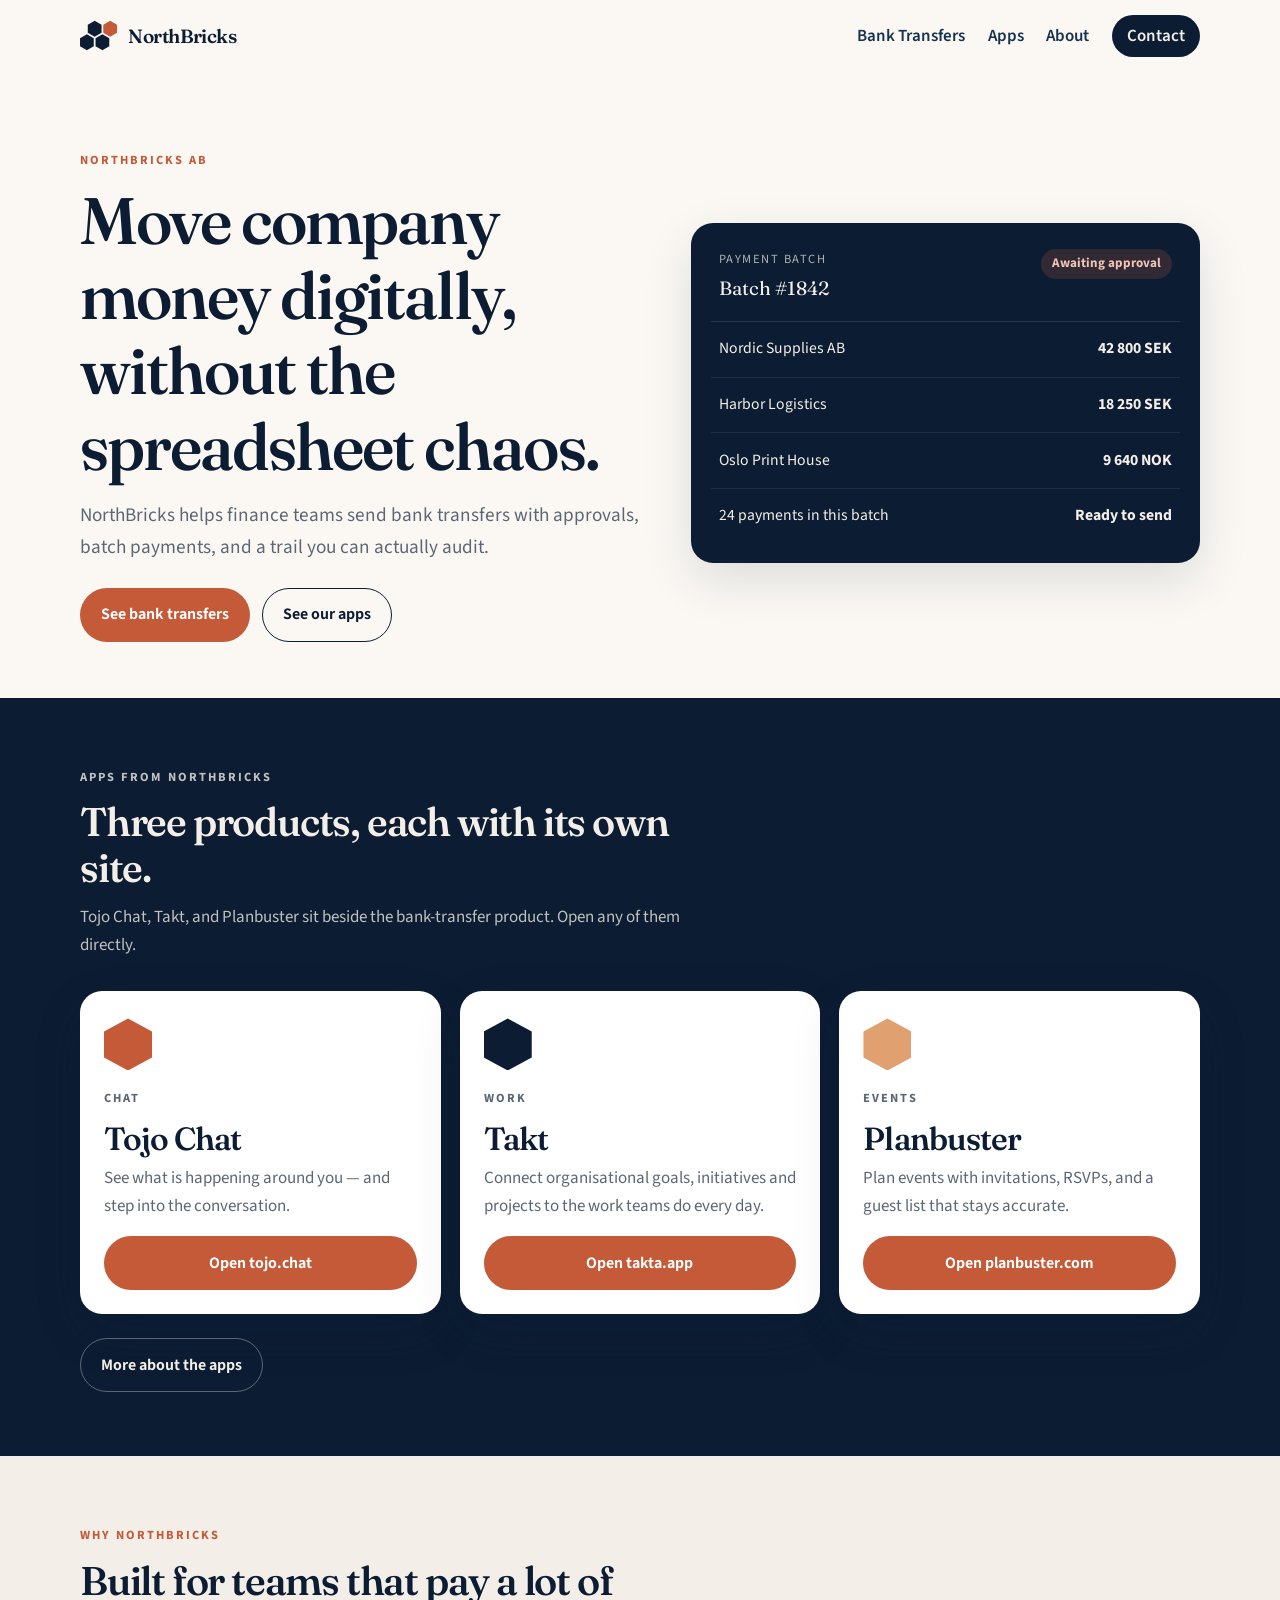
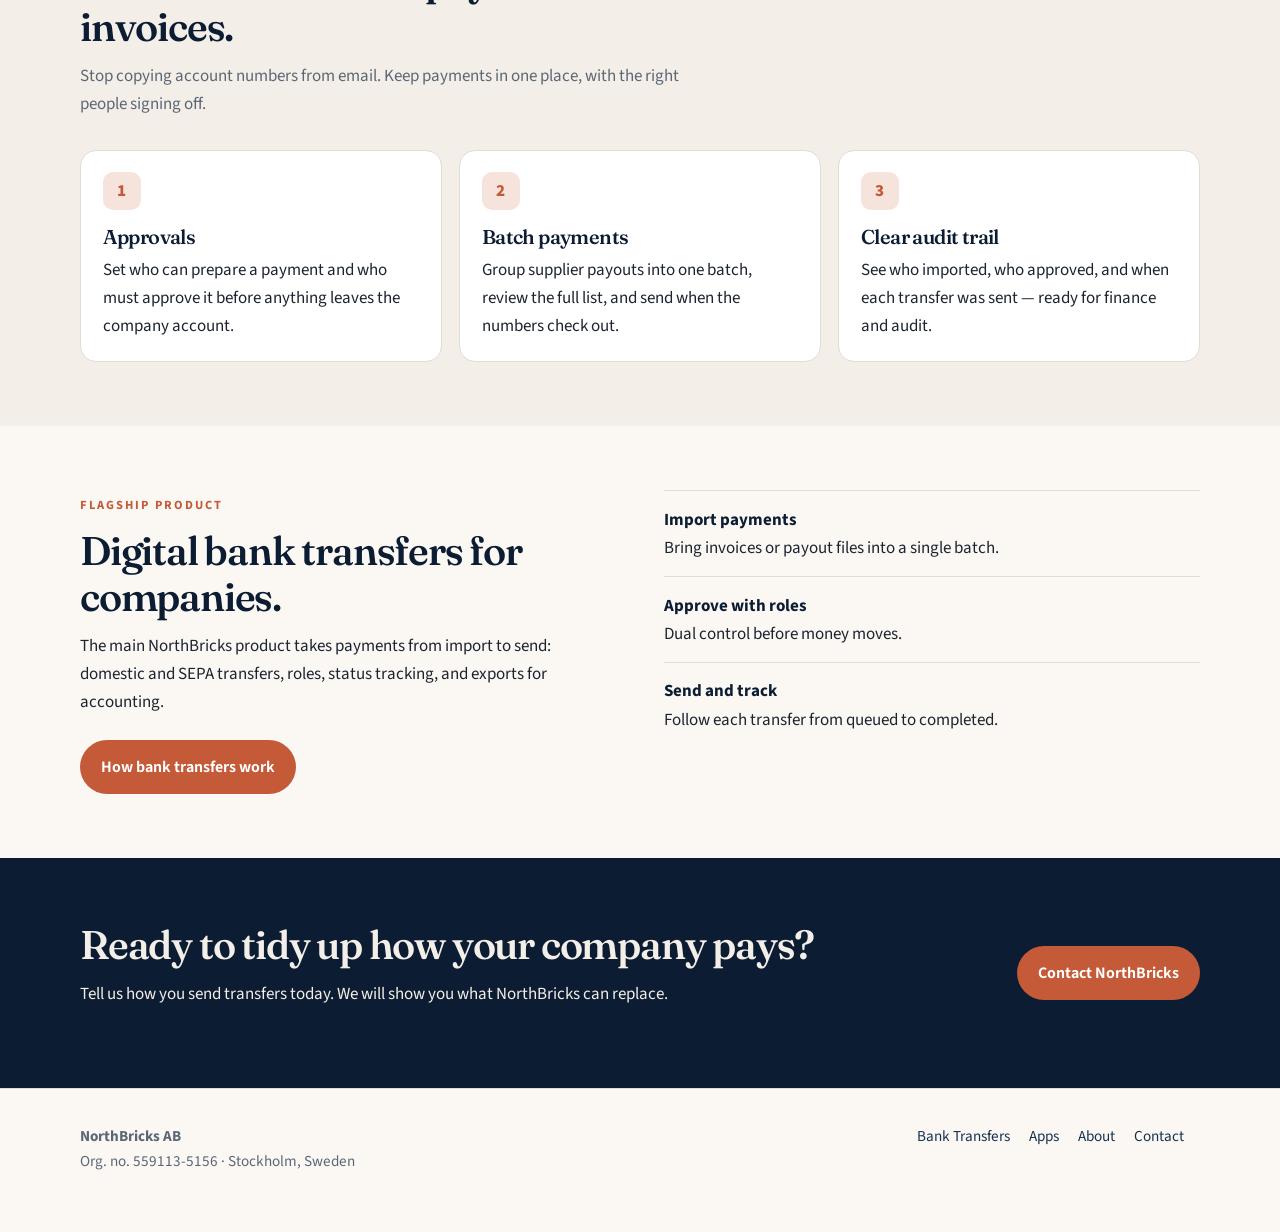
<file: index.html>
<!DOCTYPE html>
<html lang="en">
<head>
  <meta charset="UTF-8">
  <meta name="viewport" content="width=device-width, initial-scale=1.0">
  <title>NorthBricks AB — Digital bank transfers for companies</title>
  <meta name="description" content="NorthBricks helps companies send and manage bank transfers digitally — with approvals, batch payments, and a clear audit trail.">
  <link rel="canonical" href="https://northbricks.se/">
  <link rel="icon" href="favicon.svg" type="image/svg+xml">
  <link rel="apple-touch-icon" href="apple-touch-icon.png">
  <meta name="theme-color" content="#0c1d33">
  <meta property="og:type" content="website">
  <meta property="og:site_name" content="NorthBricks AB">
  <meta property="og:title" content="NorthBricks AB — Digital bank transfers for companies">
  <meta property="og:description" content="NorthBricks helps companies send and manage bank transfers digitally — with approvals, batch payments, and a clear audit trail.">
  <meta property="og:url" content="https://northbricks.se/">
  <meta property="og:image" content="https://northbricks.se/og-image.png">
  <meta property="og:image:width" content="1200">
  <meta property="og:image:height" content="630">
  <meta property="og:image:alt" content="NorthBricks AB — Digital bank transfers for companies">
  <meta name="twitter:card" content="summary_large_image">
  <meta name="twitter:title" content="NorthBricks AB — Digital bank transfers for companies">
  <meta name="twitter:description" content="NorthBricks helps companies send and manage bank transfers digitally — with approvals, batch payments, and a clear audit trail.">
  <meta name="twitter:image" content="https://northbricks.se/og-image.png">
  <link rel="preconnect" href="https://fonts.googleapis.com">
  <link rel="preconnect" href="https://fonts.gstatic.com" crossorigin>
  <link href="https://fonts.googleapis.com/css2?family=Fraunces:opsz,wght@9..144,500;9..144,600&family=Source+Sans+3:wght@400;600;700&display=swap" rel="stylesheet">
  <link rel="stylesheet" href="styles.css">
</head>
<body>
  <header class="site-header">
    <div class="wrap header-inner">
      <a class="logo" href="index.html">
        <svg class="logo-mark" viewBox="0 1 28 23" aria-hidden="true">
          <polygon class="logo-cell" points="10.80,1.35 15.87,4.28 15.87,10.12 10.80,13.05 5.73,10.12 5.73,4.28"/>
          <polygon class="logo-cell logo-cell-accent" points="22.23,1.35 27.30,4.28 27.30,10.12 22.23,13.05 17.17,10.12 17.17,4.28"/>
          <polygon class="logo-cell" points="5.08,11.25 10.15,14.17 10.15,20.02 5.08,22.95 0.02,20.02 0.02,14.17"/>
          <polygon class="logo-cell" points="16.52,11.25 21.58,14.17 21.58,20.02 16.52,22.95 11.45,20.02 11.45,14.17"/>
        </svg>
        NorthBricks
      </a>
      <button class="nav-toggle" type="button" aria-expanded="false" aria-controls="site-nav">Menu</button>
      <nav class="site-nav" id="site-nav" aria-label="Main">
        <ul>
          <li><a href="product.html">Bank Transfers</a></li>
          <li><a href="software.html">Apps</a></li>
          <li><a href="about.html">About</a></li>
          <li><a class="nav-cta" href="contact.html">Contact</a></li>
        </ul>
      </nav>
    </div>
  </header>

  <main>
    <section class="hero">
      <div class="wrap hero-grid">
        <div class="hero-copy">
          <p class="eyebrow">NorthBricks AB</p>
          <h1>Move company money digitally, without the spreadsheet chaos.</h1>
          <p class="lead">NorthBricks helps finance teams send bank transfers with approvals, batch payments, and a trail you can actually audit.</p>
          <div class="actions">
            <a class="button button-primary" href="product.html">See bank transfers</a>
            <a class="button button-secondary" href="#apps">See our apps</a>
          </div>
        </div>
        <aside class="product-preview" aria-label="Sample payment batch">
          <div class="preview-top">
            <div>
              <p class="preview-kicker">Payment batch</p>
              <p class="preview-status">Batch #1842</p>
            </div>
            <span class="badge">Awaiting approval</span>
          </div>
          <div class="preview-row"><span>Nordic Supplies AB</span><span class="amount">42 800 SEK</span></div>
          <div class="preview-row"><span>Harbor Logistics</span><span class="amount">18 250 SEK</span></div>
          <div class="preview-row"><span>Oslo Print House</span><span class="amount">9 640 NOK</span></div>
          <div class="preview-row"><span>24 payments in this batch</span><span class="amount">Ready to send</span></div>
        </aside>
      </div>
    </section>

    <section class="section section-dark apps-section" id="apps">
      <div class="wrap">
        <div class="section-intro reveal">
          <p class="eyebrow">Apps from NorthBricks</p>
          <h2>Three products, each with its own site.</h2>
          <p>Tojo Chat, Takt, and Planbuster sit beside the bank-transfer product. Open any of them directly.</p>
        </div>
        <div class="app-grid reveal-stagger">
          <article class="app-tile">
            <span class="app-mark app-mark-tojo" aria-hidden="true"></span>
            <p class="eyebrow">Chat</p>
            <h3>Tojo Chat</h3>
            <p>See what is happening around you — and step into the conversation.</p>
            <a class="button button-primary" href="https://tojo.chat" target="_blank" rel="noopener noreferrer">Open tojo.chat</a>
          </article>
          <article class="app-tile">
            <span class="app-mark app-mark-takt" aria-hidden="true"></span>
            <p class="eyebrow">Work</p>
            <h3>Takt</h3>
            <p>Connect organisational goals, initiatives and projects to the work teams do every day.</p>
            <a class="button button-primary" href="https://takta.app" target="_blank" rel="noopener noreferrer">Open takta.app</a>
          </article>
          <article class="app-tile">
            <span class="app-mark app-mark-plan" aria-hidden="true"></span>
            <p class="eyebrow">Events</p>
            <h3>Planbuster</h3>
            <p>Plan events with invitations, RSVPs, and a guest list that stays accurate.</p>
            <a class="button button-primary" href="https://planbuster.com" target="_blank" rel="noopener noreferrer">Open planbuster.com</a>
          </article>
        </div>
        <div class="actions reveal">
          <a class="button button-ghost" href="software.html">More about the apps</a>
        </div>
      </div>
    </section>

    <section class="section section-alt">
      <div class="wrap">
        <div class="section-intro reveal">
          <p class="eyebrow">Why NorthBricks</p>
          <h2>Built for teams that pay a lot of invoices.</h2>
          <p class="muted">Stop copying account numbers from email. Keep payments in one place, with the right people signing off.</p>
        </div>
        <div class="cards reveal-stagger">
          <article class="card">
            <div class="icon" aria-hidden="true">1</div>
            <h3>Approvals</h3>
            <p>Set who can prepare a payment and who must approve it before anything leaves the company account.</p>
          </article>
          <article class="card">
            <div class="icon" aria-hidden="true">2</div>
            <h3>Batch payments</h3>
            <p>Group supplier payouts into one batch, review the full list, and send when the numbers check out.</p>
          </article>
          <article class="card">
            <div class="icon" aria-hidden="true">3</div>
            <h3>Clear audit trail</h3>
            <p>See who imported, who approved, and when each transfer was sent — ready for finance and audit.</p>
          </article>
        </div>
      </div>
    </section>

    <section class="section">
      <div class="wrap split reveal">
        <div>
          <p class="eyebrow">Flagship product</p>
          <h2>Digital bank transfers for companies.</h2>
          <p>The main NorthBricks product takes payments from import to send: domestic and SEPA transfers, roles, status tracking, and exports for accounting.</p>
          <div class="actions">
            <a class="button button-primary" href="product.html">How bank transfers work</a>
          </div>
        </div>
        <ul class="feature-list">
          <li><strong>Import payments</strong> Bring invoices or payout files into a single batch.</li>
          <li><strong>Approve with roles</strong> Dual control before money moves.</li>
          <li><strong>Send and track</strong> Follow each transfer from queued to completed.</li>
        </ul>
      </div>
    </section>

    <section class="section section-dark cta-band">
      <div class="wrap reveal">
        <div>
          <h2>Ready to tidy up how your company pays?</h2>
          <p>Tell us how you send transfers today. We will show you what NorthBricks can replace.</p>
        </div>
        <a class="button button-primary" href="contact.html">Contact NorthBricks</a>
      </div>
    </section>
  </main>

  <footer class="site-footer">
    <div class="wrap footer-inner">
      <div>
        <strong>NorthBricks AB</strong>
        <p>Org. no. 559113-5156 · Stockholm, Sweden</p>
      </div>
      <nav aria-label="Footer">
        <a href="product.html">Bank Transfers</a>
        <a href="software.html">Apps</a>
        <a href="about.html">About</a>
        <a href="contact.html">Contact</a>
      </nav>
    </div>
  </footer>
  <script src="script.js"></script>
</body>
</html>
</file>
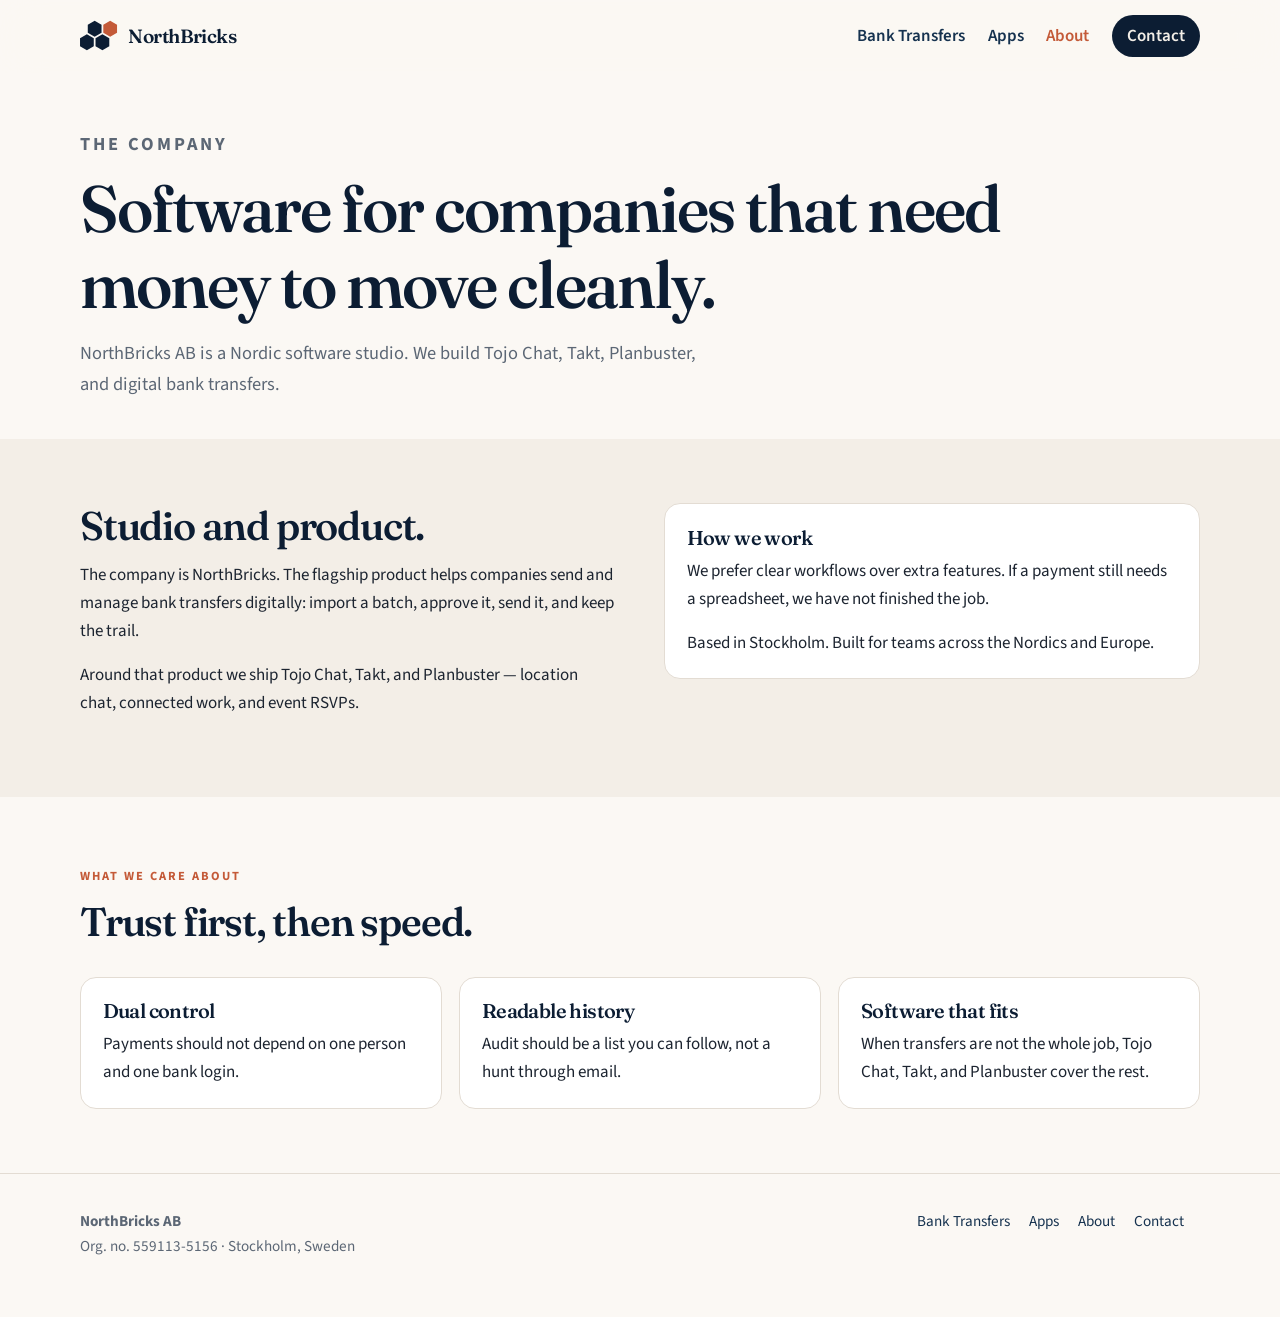
<file: about.html>
<!DOCTYPE html>
<html lang="en">
<head>
  <meta charset="UTF-8">
  <meta name="viewport" content="width=device-width, initial-scale=1.0">
  <title>About — NorthBricks AB</title>
  <meta name="description" content="NorthBricks AB is a Nordic software studio. We build Tojo Chat, Takt, Planbuster, and digital bank transfers for companies.">
  <link rel="canonical" href="https://northbricks.se/about.html">
  <link rel="icon" href="favicon.svg" type="image/svg+xml">
  <link rel="apple-touch-icon" href="apple-touch-icon.png">
  <meta name="theme-color" content="#0c1d33">
  <meta property="og:type" content="website">
  <meta property="og:site_name" content="NorthBricks AB">
  <meta property="og:title" content="About — NorthBricks AB">
  <meta property="og:description" content="NorthBricks AB is a Nordic software studio. We build Tojo Chat, Takt, Planbuster, and digital bank transfers for companies.">
  <meta property="og:url" content="https://northbricks.se/about.html">
  <meta property="og:image" content="https://northbricks.se/og-image.png">
  <meta property="og:image:width" content="1200">
  <meta property="og:image:height" content="630">
  <meta property="og:image:alt" content="NorthBricks AB — Digital bank transfers for companies">
  <meta name="twitter:card" content="summary_large_image">
  <meta name="twitter:title" content="About — NorthBricks AB">
  <meta name="twitter:description" content="NorthBricks AB is a Nordic software studio. We build Tojo Chat, Takt, Planbuster, and digital bank transfers for companies.">
  <meta name="twitter:image" content="https://northbricks.se/og-image.png">
  <link rel="preconnect" href="https://fonts.googleapis.com">
  <link rel="preconnect" href="https://fonts.gstatic.com" crossorigin>
  <link href="https://fonts.googleapis.com/css2?family=Fraunces:opsz,wght@9..144,500;9..144,600&family=Source+Sans+3:wght@400;600;700&display=swap" rel="stylesheet">
  <link rel="stylesheet" href="styles.css">
</head>
<body>
  <header class="site-header">
    <div class="wrap header-inner">
      <a class="logo" href="index.html">
        <svg class="logo-mark" viewBox="0 1 28 23" aria-hidden="true">
          <polygon class="logo-cell" points="10.80,1.35 15.87,4.28 15.87,10.12 10.80,13.05 5.73,10.12 5.73,4.28"/>
          <polygon class="logo-cell logo-cell-accent" points="22.23,1.35 27.30,4.28 27.30,10.12 22.23,13.05 17.17,10.12 17.17,4.28"/>
          <polygon class="logo-cell" points="5.08,11.25 10.15,14.17 10.15,20.02 5.08,22.95 0.02,20.02 0.02,14.17"/>
          <polygon class="logo-cell" points="16.52,11.25 21.58,14.17 21.58,20.02 16.52,22.95 11.45,20.02 11.45,14.17"/>
        </svg>
        NorthBricks
      </a>
      <button class="nav-toggle" type="button" aria-expanded="false" aria-controls="site-nav">Menu</button>
      <nav class="site-nav" id="site-nav" aria-label="Main">
        <ul>
          <li><a href="product.html">Bank Transfers</a></li>
          <li><a href="software.html">Apps</a></li>
          <li><a href="about.html" aria-current="page">About</a></li>
          <li><a class="nav-cta" href="contact.html">Contact</a></li>
        </ul>
      </nav>
    </div>
  </header>

  <main>
    <section class="page-hero">
      <div class="wrap">
        <p class="eyebrow">The company</p>
        <h1>Software for companies that need money to move cleanly.</h1>
        <p>NorthBricks AB is a Nordic software studio. We build Tojo Chat, Takt, Planbuster, and digital bank transfers.</p>
      </div>
    </section>

    <section class="section section-alt">
      <div class="wrap split reveal">
        <div>
          <h2>Studio and product.</h2>
          <p>The company is NorthBricks. The flagship product helps companies send and manage bank transfers digitally: import a batch, approve it, send it, and keep the trail.</p>
          <p>Around that product we ship Tojo Chat, Takt, and Planbuster — location chat, connected work, and event RSVPs.</p>
        </div>
        <div class="card">
          <h3>How we work</h3>
          <p>We prefer clear workflows over extra features. If a payment still needs a spreadsheet, we have not finished the job.</p>
          <p>Based in Stockholm. Built for teams across the Nordics and Europe.</p>
        </div>
      </div>
    </section>

    <section class="section">
      <div class="wrap">
        <div class="section-intro reveal">
          <p class="eyebrow">What we care about</p>
          <h2>Trust first, then speed.</h2>
        </div>
        <div class="cards reveal-stagger">
          <article class="card">
            <h3>Dual control</h3>
            <p>Payments should not depend on one person and one bank login.</p>
          </article>
          <article class="card">
            <h3>Readable history</h3>
            <p>Audit should be a list you can follow, not a hunt through email.</p>
          </article>
          <article class="card">
            <h3>Software that fits</h3>
            <p>When transfers are not the whole job, Tojo Chat, Takt, and Planbuster cover the rest.</p>
          </article>
        </div>
      </div>
    </section>
  </main>

  <footer class="site-footer">
    <div class="wrap footer-inner">
      <div>
        <strong>NorthBricks AB</strong>
        <p>Org. no. 559113-5156 · Stockholm, Sweden</p>
      </div>
      <nav aria-label="Footer">
        <a href="product.html">Bank Transfers</a>
        <a href="software.html">Apps</a>
        <a href="about.html">About</a>
        <a href="contact.html">Contact</a>
      </nav>
    </div>
  </footer>
  <script src="script.js"></script>
</body>
</html>
</file>
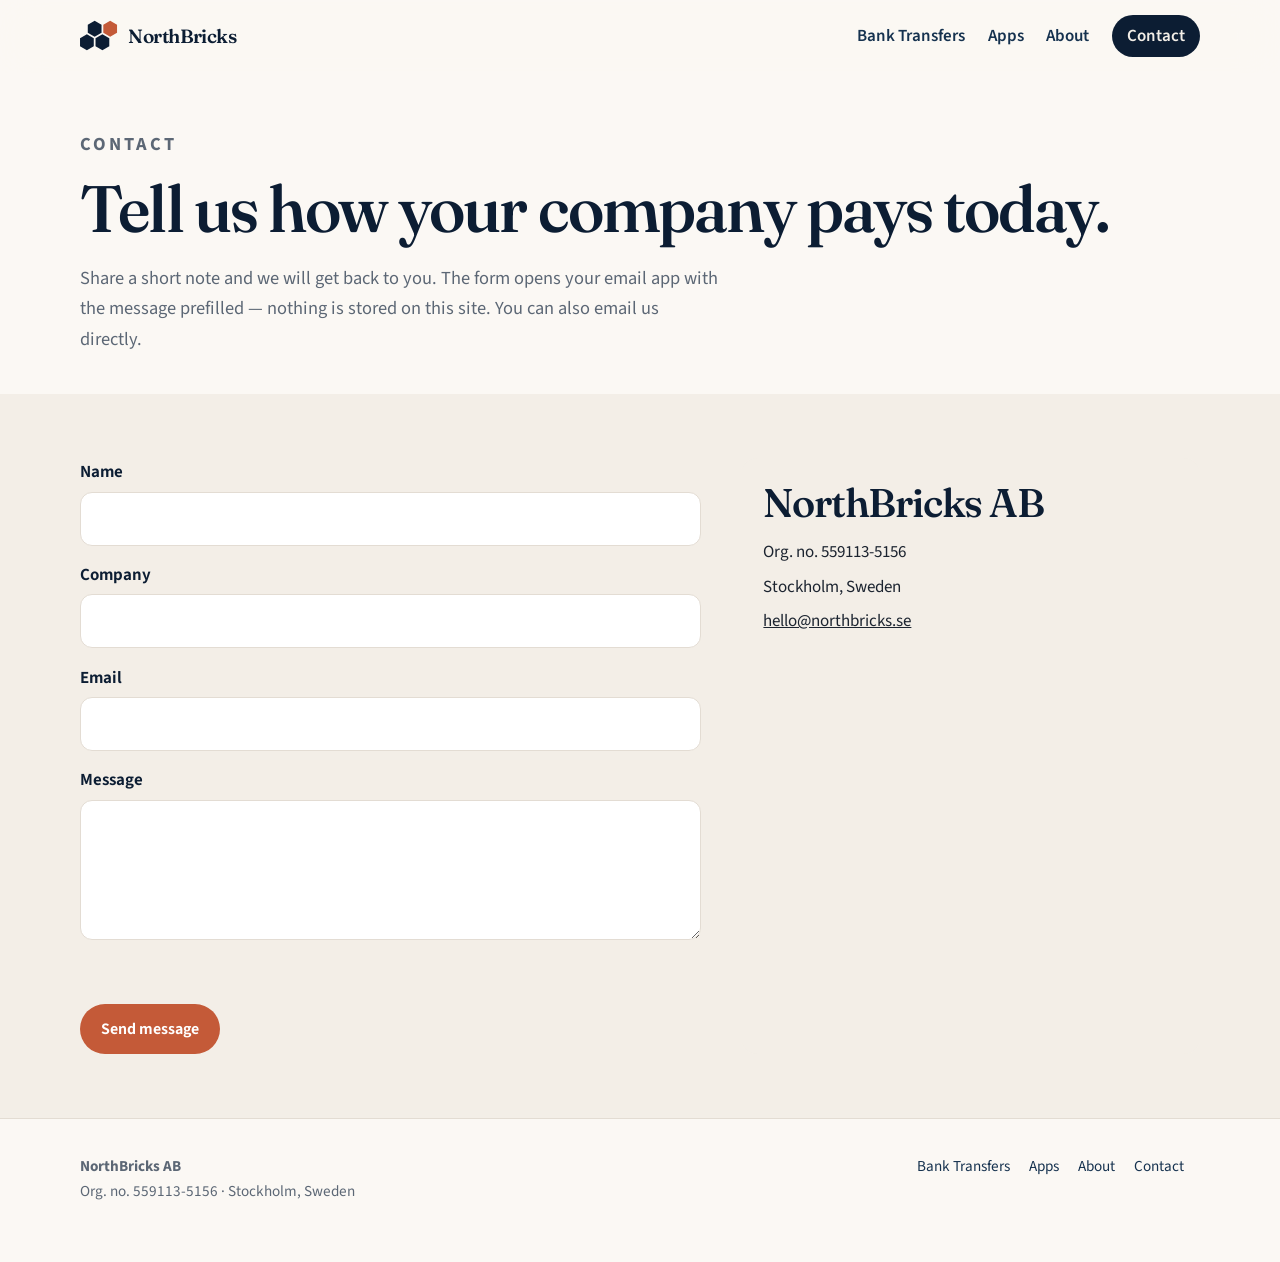
<file: contact.html>
<!DOCTYPE html>
<html lang="en">
<head>
  <meta charset="UTF-8">
  <meta name="viewport" content="width=device-width, initial-scale=1.0">
  <title>Contact — NorthBricks AB</title>
  <meta name="description" content="Contact NorthBricks AB about digital bank transfers and company software.">
  <link rel="canonical" href="https://northbricks.se/contact.html">
  <link rel="icon" href="favicon.svg" type="image/svg+xml">
  <link rel="apple-touch-icon" href="apple-touch-icon.png">
  <meta name="theme-color" content="#0c1d33">
  <meta property="og:type" content="website">
  <meta property="og:site_name" content="NorthBricks AB">
  <meta property="og:title" content="Contact — NorthBricks AB">
  <meta property="og:description" content="Contact NorthBricks AB about digital bank transfers and company software.">
  <meta property="og:url" content="https://northbricks.se/contact.html">
  <meta property="og:image" content="https://northbricks.se/og-image.png">
  <meta property="og:image:width" content="1200">
  <meta property="og:image:height" content="630">
  <meta property="og:image:alt" content="NorthBricks AB — Digital bank transfers for companies">
  <meta name="twitter:card" content="summary_large_image">
  <meta name="twitter:title" content="Contact — NorthBricks AB">
  <meta name="twitter:description" content="Contact NorthBricks AB about digital bank transfers and company software.">
  <meta name="twitter:image" content="https://northbricks.se/og-image.png">
  <link rel="preconnect" href="https://fonts.googleapis.com">
  <link rel="preconnect" href="https://fonts.gstatic.com" crossorigin>
  <link href="https://fonts.googleapis.com/css2?family=Fraunces:opsz,wght@9..144,500;9..144,600&family=Source+Sans+3:wght@400;600;700&display=swap" rel="stylesheet">
  <link rel="stylesheet" href="styles.css">
</head>
<body>
  <header class="site-header">
    <div class="wrap header-inner">
      <a class="logo" href="index.html">
        <svg class="logo-mark" viewBox="0 1 28 23" aria-hidden="true">
          <polygon class="logo-cell" points="10.80,1.35 15.87,4.28 15.87,10.12 10.80,13.05 5.73,10.12 5.73,4.28"/>
          <polygon class="logo-cell logo-cell-accent" points="22.23,1.35 27.30,4.28 27.30,10.12 22.23,13.05 17.17,10.12 17.17,4.28"/>
          <polygon class="logo-cell" points="5.08,11.25 10.15,14.17 10.15,20.02 5.08,22.95 0.02,20.02 0.02,14.17"/>
          <polygon class="logo-cell" points="16.52,11.25 21.58,14.17 21.58,20.02 16.52,22.95 11.45,20.02 11.45,14.17"/>
        </svg>
        NorthBricks
      </a>
      <button class="nav-toggle" type="button" aria-expanded="false" aria-controls="site-nav">Menu</button>
      <nav class="site-nav" id="site-nav" aria-label="Main">
        <ul>
          <li><a href="product.html">Bank Transfers</a></li>
          <li><a href="software.html">Apps</a></li>
          <li><a href="about.html">About</a></li>
          <li><a class="nav-cta" href="contact.html" aria-current="page">Contact</a></li>
        </ul>
      </nav>
    </div>
  </header>

  <main>
    <section class="page-hero">
      <div class="wrap">
        <p class="eyebrow">Contact</p>
        <h1>Tell us how your company pays today.</h1>
        <p>Share a short note and we will get back to you. The form opens your email app with the message prefilled — nothing is stored on this site. You can also email us directly.</p>
      </div>
    </section>

    <section class="section section-alt">
      <div class="wrap contact-grid reveal">
        <div>
          <form id="contact-form" novalidate>
            <label>
              Name
              <input type="text" name="name" autocomplete="name" required>
            </label>
            <label>
              Company
              <input type="text" name="company" autocomplete="organization" required>
            </label>
            <label>
              Email
              <input type="email" name="email" autocomplete="email" required>
            </label>
            <label>
              Message
              <textarea name="message" maxlength="1500" required></textarea>
            </label>
            <p class="error" id="form-error" role="alert"></p>
            <button class="button button-primary" type="submit">Send message</button>
          </form>
          <div class="form-success" id="form-success">
            <h2>Your message is ready to send.</h2>
            <p>We opened your email app with the note prefilled. Press send there and it reaches us. If nothing opened, use the link below.</p>
            <p><a id="mailto-fallback" href="mailto:hello@northbricks.se">Open the email to hello@northbricks.se</a></p>
          </div>
        </div>
        <aside class="company-box">
          <h2>NorthBricks AB</h2>
          <p>Org. no. 559113-5156</p>
          <p>Stockholm, Sweden</p>
          <p><a href="mailto:hello@northbricks.se">hello@northbricks.se</a></p>
        </aside>
      </div>
    </section>
  </main>

  <footer class="site-footer">
    <div class="wrap footer-inner">
      <div>
        <strong>NorthBricks AB</strong>
        <p>Org. no. 559113-5156 · Stockholm, Sweden</p>
      </div>
      <nav aria-label="Footer">
        <a href="product.html">Bank Transfers</a>
        <a href="software.html">Apps</a>
        <a href="about.html">About</a>
        <a href="contact.html">Contact</a>
      </nav>
    </div>
  </footer>
  <script src="script.js"></script>
</body>
</html>
</file>
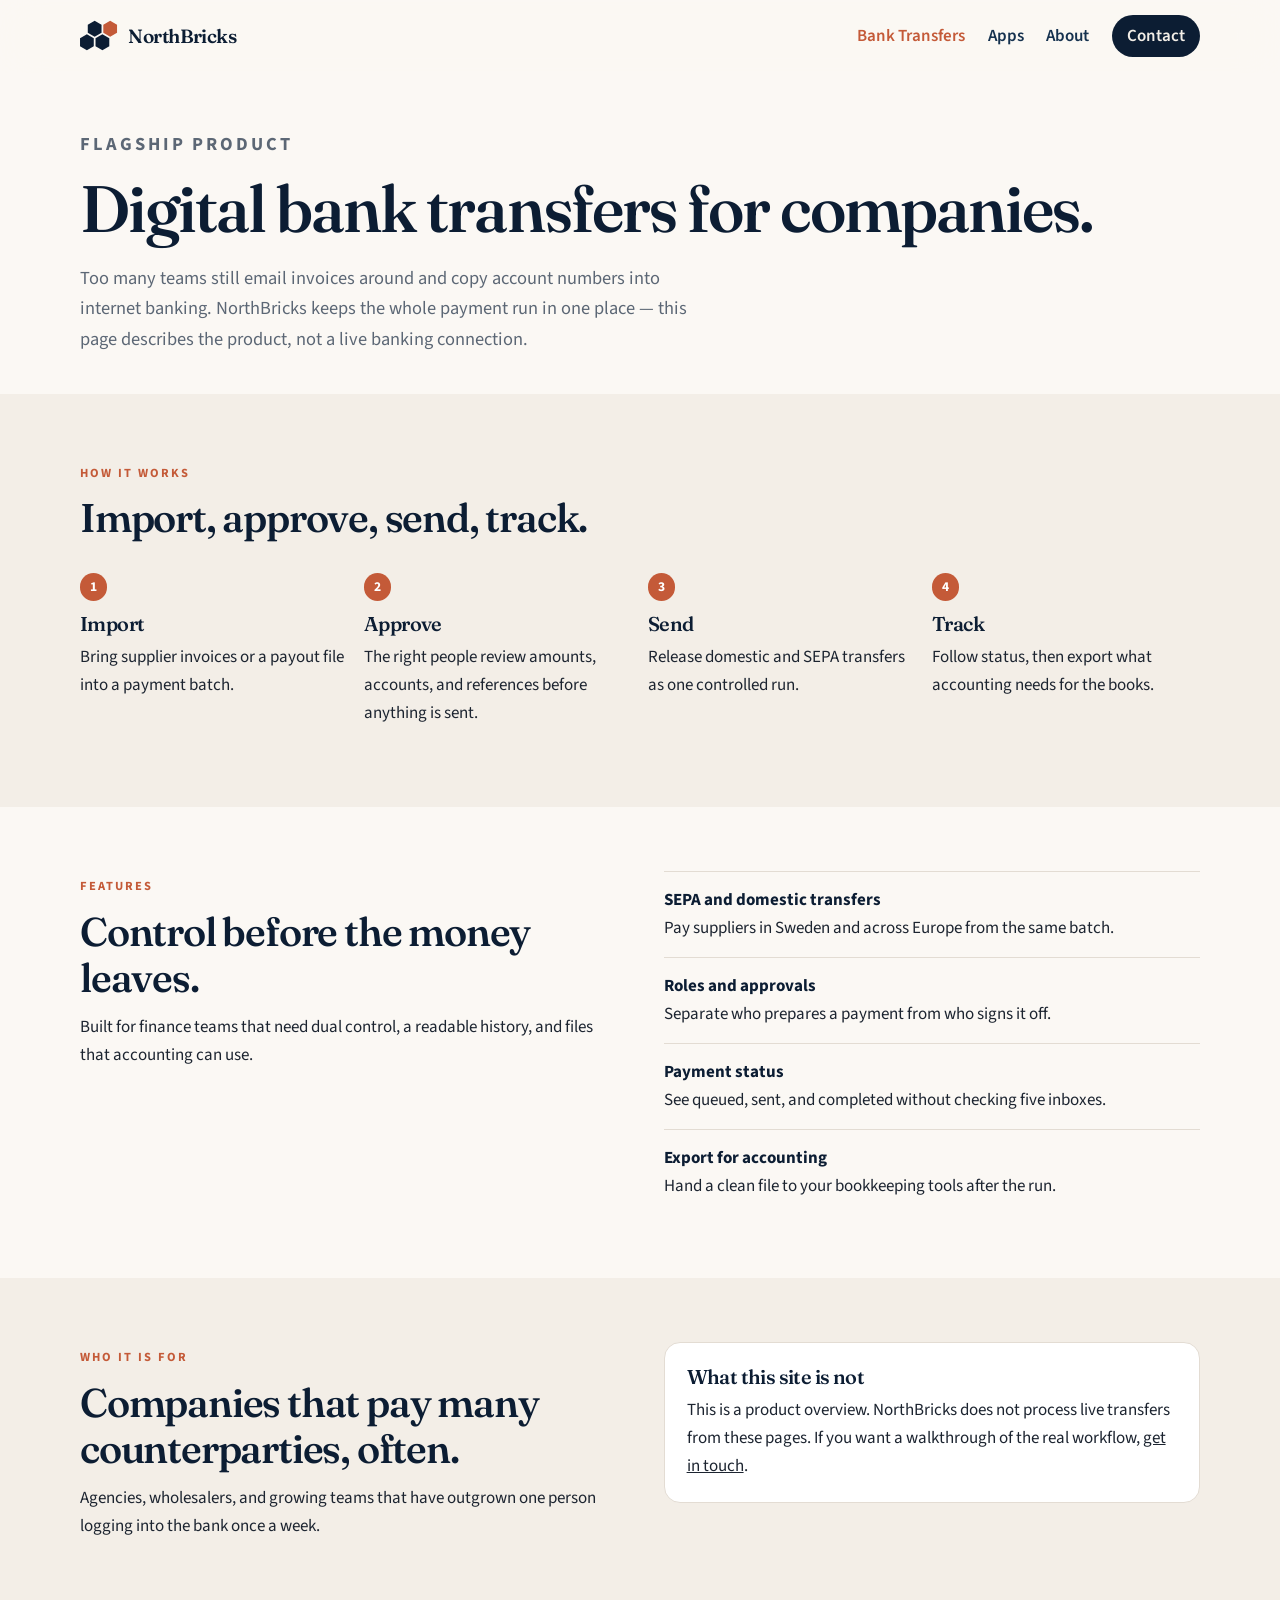
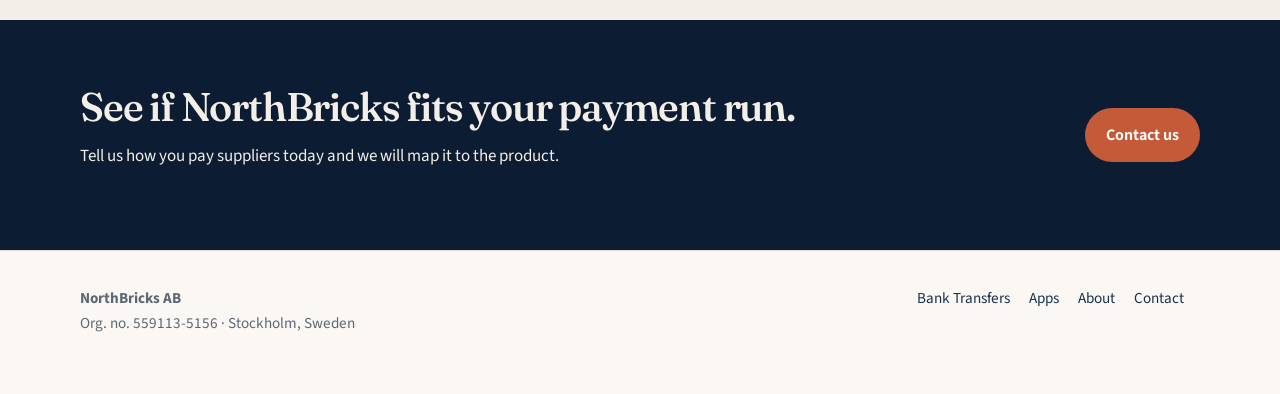
<file: product.html>
<!DOCTYPE html>
<html lang="en">
<head>
  <meta charset="UTF-8">
  <meta name="viewport" content="width=device-width, initial-scale=1.0">
  <title>Bank Transfers — NorthBricks AB</title>
  <meta name="description" content="NorthBricks bank transfers: import payments, approve with roles, send domestic and SEPA transfers, and export a clear audit trail.">
  <link rel="canonical" href="https://northbricks.se/product.html">
  <link rel="icon" href="favicon.svg" type="image/svg+xml">
  <link rel="apple-touch-icon" href="apple-touch-icon.png">
  <meta name="theme-color" content="#0c1d33">
  <meta property="og:type" content="website">
  <meta property="og:site_name" content="NorthBricks AB">
  <meta property="og:title" content="Bank Transfers — NorthBricks AB">
  <meta property="og:description" content="NorthBricks bank transfers: import payments, approve with roles, send domestic and SEPA transfers, and export a clear audit trail.">
  <meta property="og:url" content="https://northbricks.se/product.html">
  <meta property="og:image" content="https://northbricks.se/og-image.png">
  <meta property="og:image:width" content="1200">
  <meta property="og:image:height" content="630">
  <meta property="og:image:alt" content="NorthBricks AB — Digital bank transfers for companies">
  <meta name="twitter:card" content="summary_large_image">
  <meta name="twitter:title" content="Bank Transfers — NorthBricks AB">
  <meta name="twitter:description" content="NorthBricks bank transfers: import payments, approve with roles, send domestic and SEPA transfers, and export a clear audit trail.">
  <meta name="twitter:image" content="https://northbricks.se/og-image.png">
  <link rel="preconnect" href="https://fonts.googleapis.com">
  <link rel="preconnect" href="https://fonts.gstatic.com" crossorigin>
  <link href="https://fonts.googleapis.com/css2?family=Fraunces:opsz,wght@9..144,500;9..144,600&family=Source+Sans+3:wght@400;600;700&display=swap" rel="stylesheet">
  <link rel="stylesheet" href="styles.css">
</head>
<body>
  <header class="site-header">
    <div class="wrap header-inner">
      <a class="logo" href="index.html">
        <svg class="logo-mark" viewBox="0 1 28 23" aria-hidden="true">
          <polygon class="logo-cell" points="10.80,1.35 15.87,4.28 15.87,10.12 10.80,13.05 5.73,10.12 5.73,4.28"/>
          <polygon class="logo-cell logo-cell-accent" points="22.23,1.35 27.30,4.28 27.30,10.12 22.23,13.05 17.17,10.12 17.17,4.28"/>
          <polygon class="logo-cell" points="5.08,11.25 10.15,14.17 10.15,20.02 5.08,22.95 0.02,20.02 0.02,14.17"/>
          <polygon class="logo-cell" points="16.52,11.25 21.58,14.17 21.58,20.02 16.52,22.95 11.45,20.02 11.45,14.17"/>
        </svg>
        NorthBricks
      </a>
      <button class="nav-toggle" type="button" aria-expanded="false" aria-controls="site-nav">Menu</button>
      <nav class="site-nav" id="site-nav" aria-label="Main">
        <ul>
          <li><a href="product.html" aria-current="page">Bank Transfers</a></li>
          <li><a href="software.html">Apps</a></li>
          <li><a href="about.html">About</a></li>
          <li><a class="nav-cta" href="contact.html">Contact</a></li>
        </ul>
      </nav>
    </div>
  </header>

  <main>
    <section class="page-hero">
      <div class="wrap">
        <p class="eyebrow">Flagship product</p>
        <h1>Digital bank transfers for companies.</h1>
        <p>Too many teams still email invoices around and copy account numbers into internet banking. NorthBricks keeps the whole payment run in one place — this page describes the product, not a live banking connection.</p>
      </div>
    </section>

    <section class="section section-alt">
      <div class="wrap">
        <div class="section-intro reveal">
          <p class="eyebrow">How it works</p>
          <h2>Import, approve, send, track.</h2>
        </div>
        <div class="steps reveal-stagger">
          <article class="step">
            <h3>Import</h3>
            <p>Bring supplier invoices or a payout file into a payment batch.</p>
          </article>
          <article class="step">
            <h3>Approve</h3>
            <p>The right people review amounts, accounts, and references before anything is sent.</p>
          </article>
          <article class="step">
            <h3>Send</h3>
            <p>Release domestic and SEPA transfers as one controlled run.</p>
          </article>
          <article class="step">
            <h3>Track</h3>
            <p>Follow status, then export what accounting needs for the books.</p>
          </article>
        </div>
      </div>
    </section>

    <section class="section">
      <div class="wrap split reveal">
        <div>
          <p class="eyebrow">Features</p>
          <h2>Control before the money leaves.</h2>
          <p>Built for finance teams that need dual control, a readable history, and files that accounting can use.</p>
        </div>
        <ul class="feature-list">
          <li><strong>SEPA and domestic transfers</strong> Pay suppliers in Sweden and across Europe from the same batch.</li>
          <li><strong>Roles and approvals</strong> Separate who prepares a payment from who signs it off.</li>
          <li><strong>Payment status</strong> See queued, sent, and completed without checking five inboxes.</li>
          <li><strong>Export for accounting</strong> Hand a clean file to your bookkeeping tools after the run.</li>
        </ul>
      </div>
    </section>

    <section class="section section-alt">
      <div class="wrap split reveal">
        <div>
          <p class="eyebrow">Who it is for</p>
          <h2>Companies that pay many counterparties, often.</h2>
          <p>Agencies, wholesalers, and growing teams that have outgrown one person logging into the bank once a week.</p>
        </div>
        <div class="card">
          <h3>What this site is not</h3>
          <p>This is a product overview. NorthBricks does not process live transfers from these pages. If you want a walkthrough of the real workflow, <a href="contact.html">get in touch</a>.</p>
        </div>
      </div>
    </section>

    <section class="section section-dark cta-band">
      <div class="wrap reveal">
        <div>
          <h2>See if NorthBricks fits your payment run.</h2>
          <p>Tell us how you pay suppliers today and we will map it to the product.</p>
        </div>
        <a class="button button-primary" href="contact.html">Contact us</a>
      </div>
    </section>
  </main>

  <footer class="site-footer">
    <div class="wrap footer-inner">
      <div>
        <strong>NorthBricks AB</strong>
        <p>Org. no. 559113-5156 · Stockholm, Sweden</p>
      </div>
      <nav aria-label="Footer">
        <a href="product.html">Bank Transfers</a>
        <a href="software.html">Apps</a>
        <a href="about.html">About</a>
        <a href="contact.html">Contact</a>
      </nav>
    </div>
  </footer>
  <script src="script.js"></script>
</body>
</html>
</file>
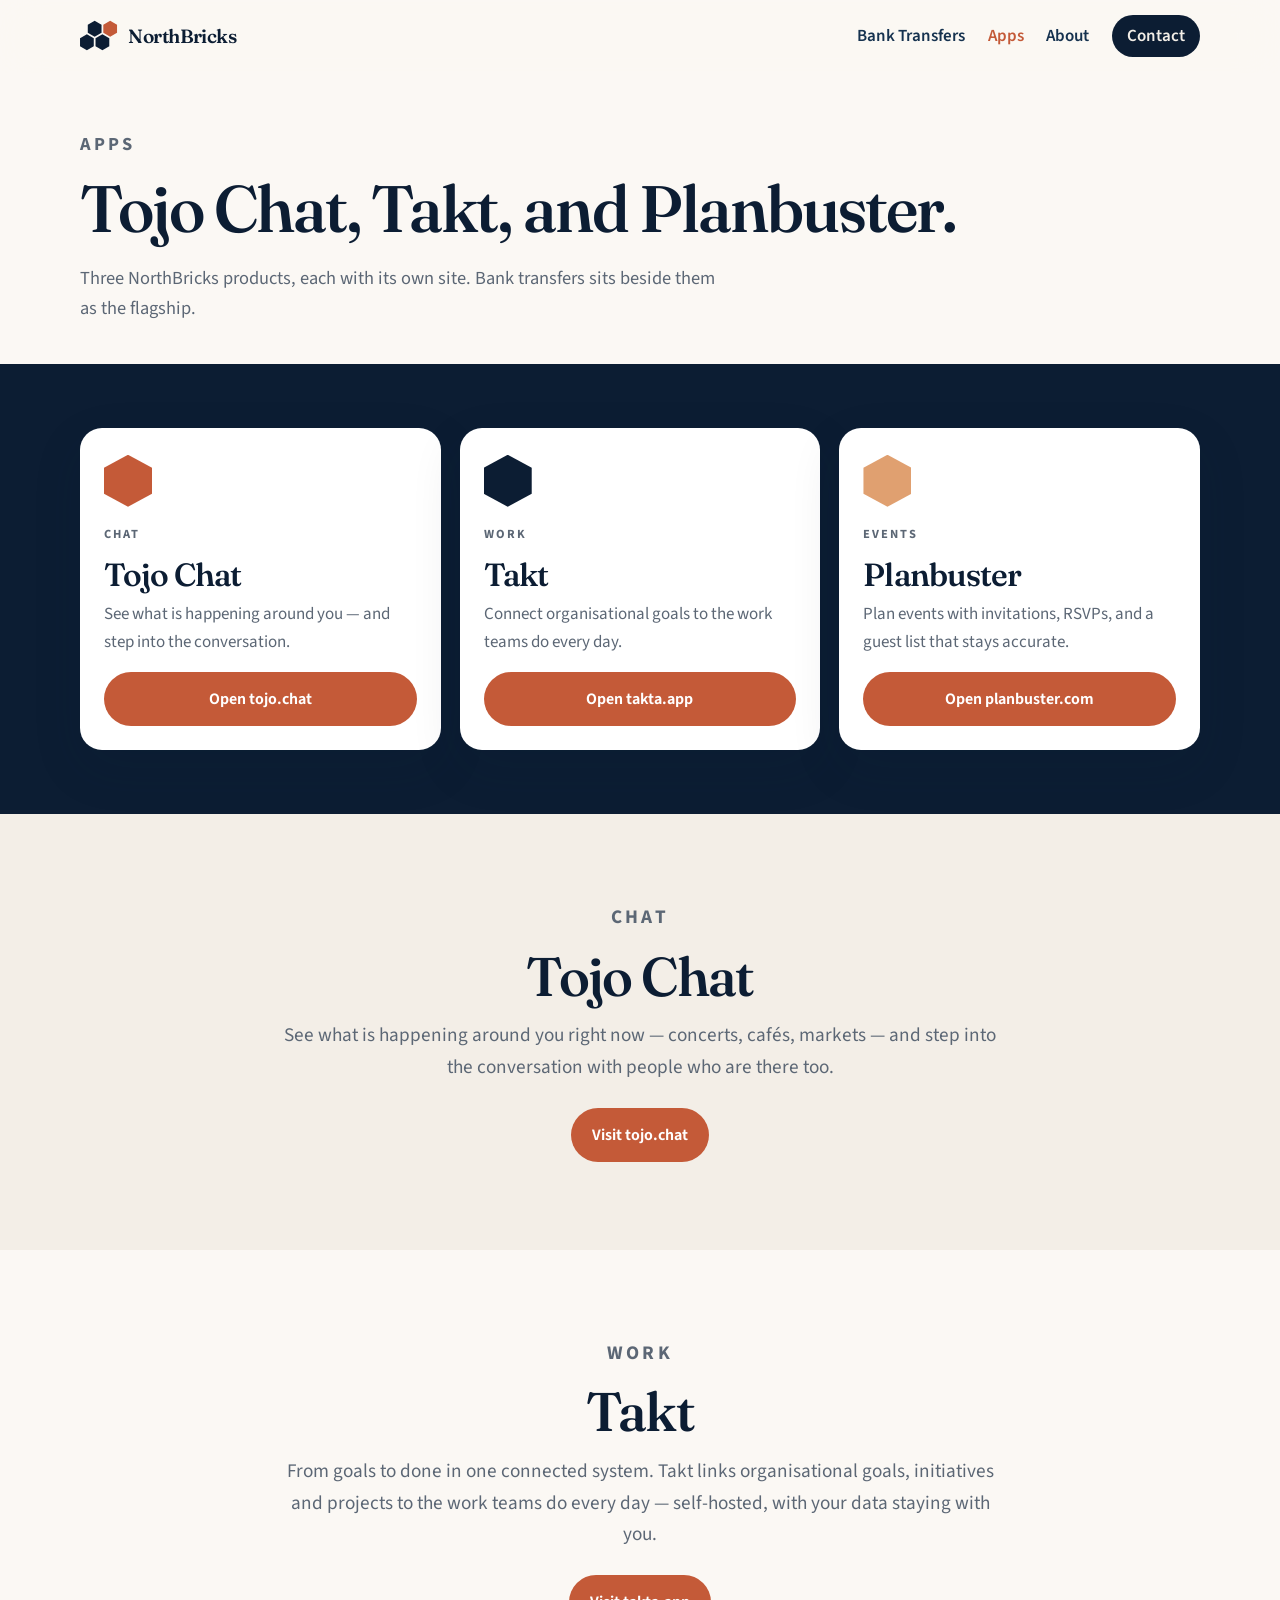
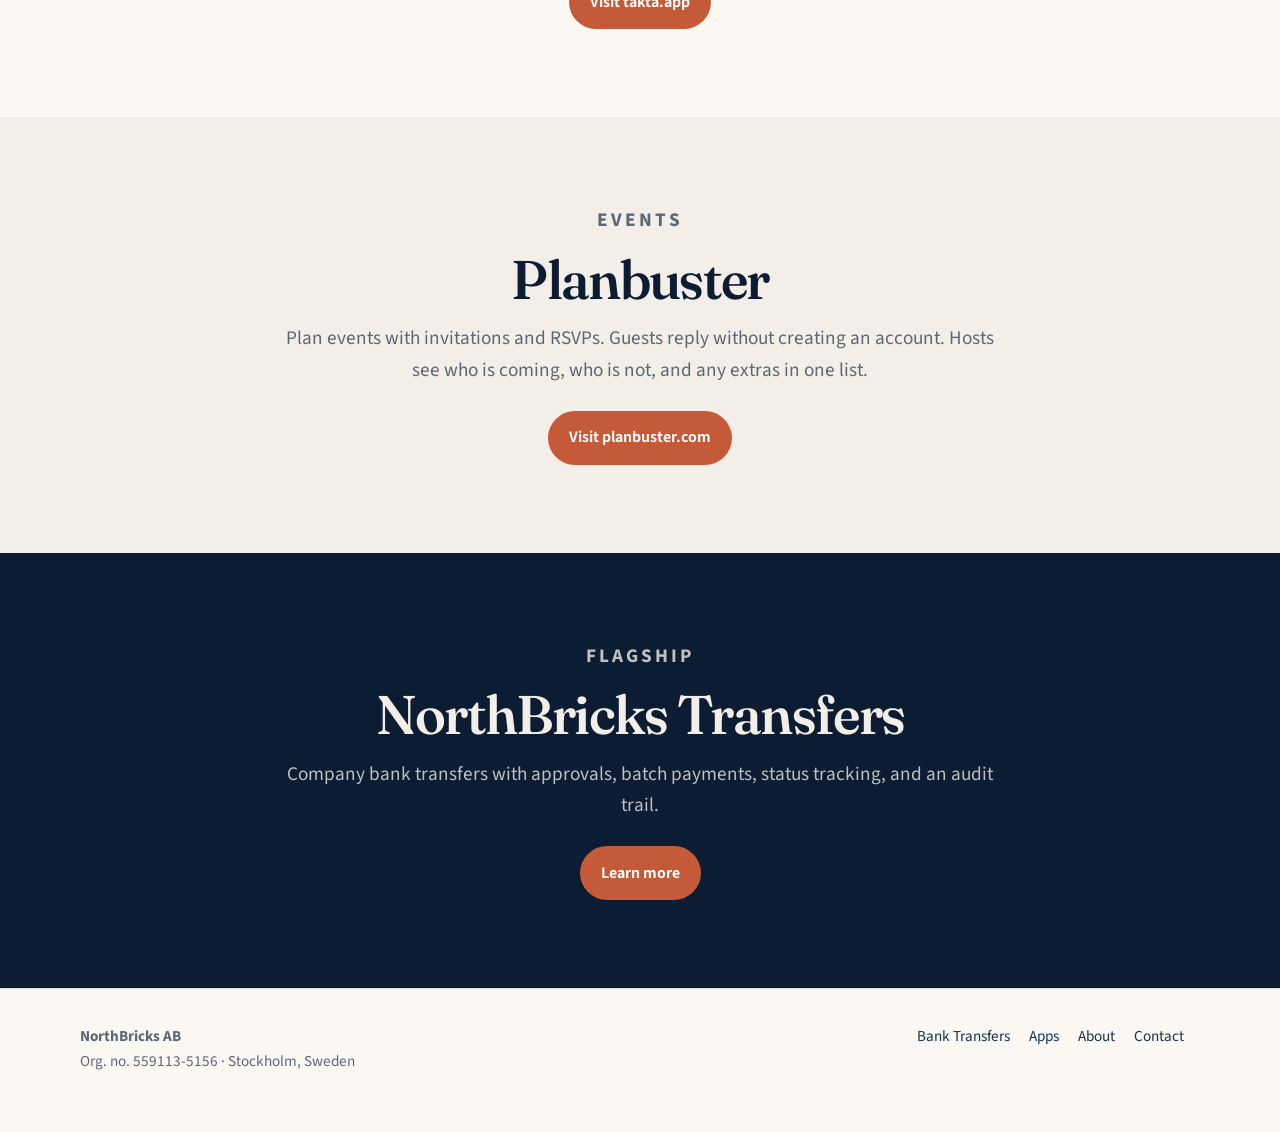
<file: software.html>
<!DOCTYPE html>
<html lang="en">
<head>
  <meta charset="UTF-8">
  <meta name="viewport" content="width=device-width, initial-scale=1.0">
  <title>Apps and Software — NorthBricks AB</title>
  <meta name="description" content="NorthBricks AB builds Tojo Chat, Takt, Planbuster, and digital bank transfers for companies.">
  <link rel="canonical" href="https://northbricks.se/software.html">
  <link rel="icon" href="favicon.svg" type="image/svg+xml">
  <link rel="apple-touch-icon" href="apple-touch-icon.png">
  <meta name="theme-color" content="#0c1d33">
  <meta property="og:type" content="website">
  <meta property="og:site_name" content="NorthBricks AB">
  <meta property="og:title" content="Apps and Software — NorthBricks AB">
  <meta property="og:description" content="NorthBricks AB builds Tojo Chat, Takt, Planbuster, and digital bank transfers for companies.">
  <meta property="og:url" content="https://northbricks.se/software.html">
  <meta property="og:image" content="https://northbricks.se/og-image.png">
  <meta property="og:image:width" content="1200">
  <meta property="og:image:height" content="630">
  <meta property="og:image:alt" content="NorthBricks AB — Digital bank transfers for companies">
  <meta name="twitter:card" content="summary_large_image">
  <meta name="twitter:title" content="Apps and Software — NorthBricks AB">
  <meta name="twitter:description" content="NorthBricks AB builds Tojo Chat, Takt, Planbuster, and digital bank transfers for companies.">
  <meta name="twitter:image" content="https://northbricks.se/og-image.png">
  <link rel="preconnect" href="https://fonts.googleapis.com">
  <link rel="preconnect" href="https://fonts.gstatic.com" crossorigin>
  <link href="https://fonts.googleapis.com/css2?family=Fraunces:opsz,wght@9..144,500;9..144,600&family=Source+Sans+3:wght@400;600;700&display=swap" rel="stylesheet">
  <link rel="stylesheet" href="styles.css">
</head>
<body>
  <header class="site-header">
    <div class="wrap header-inner">
      <a class="logo" href="index.html">
        <svg class="logo-mark" viewBox="0 1 28 23" aria-hidden="true">
          <polygon class="logo-cell" points="10.80,1.35 15.87,4.28 15.87,10.12 10.80,13.05 5.73,10.12 5.73,4.28"/>
          <polygon class="logo-cell logo-cell-accent" points="22.23,1.35 27.30,4.28 27.30,10.12 22.23,13.05 17.17,10.12 17.17,4.28"/>
          <polygon class="logo-cell" points="5.08,11.25 10.15,14.17 10.15,20.02 5.08,22.95 0.02,20.02 0.02,14.17"/>
          <polygon class="logo-cell" points="16.52,11.25 21.58,14.17 21.58,20.02 16.52,22.95 11.45,20.02 11.45,14.17"/>
        </svg>
        NorthBricks
      </a>
      <button class="nav-toggle" type="button" aria-expanded="false" aria-controls="site-nav">Menu</button>
      <nav class="site-nav" id="site-nav" aria-label="Main">
        <ul>
          <li><a href="product.html">Bank Transfers</a></li>
          <li><a href="software.html" aria-current="page">Apps</a></li>
          <li><a href="about.html">About</a></li>
          <li><a class="nav-cta" href="contact.html">Contact</a></li>
        </ul>
      </nav>
    </div>
  </header>

  <main>
    <section class="page-hero">
      <div class="wrap">
        <p class="eyebrow">Apps</p>
        <h1>Tojo Chat, Takt, and Planbuster.</h1>
        <p>Three NorthBricks products, each with its own site. Bank transfers sits beside them as the flagship.</p>
      </div>
    </section>

    <section class="section section-dark apps-section">
      <div class="wrap">
        <div class="app-grid reveal-stagger">
          <article class="app-tile">
            <span class="app-mark app-mark-tojo" aria-hidden="true"></span>
            <p class="eyebrow">Chat</p>
            <h3>Tojo Chat</h3>
            <p>See what is happening around you — and step into the conversation.</p>
            <a class="button button-primary" href="https://tojo.chat" target="_blank" rel="noopener noreferrer">Open tojo.chat</a>
          </article>
          <article class="app-tile">
            <span class="app-mark app-mark-takt" aria-hidden="true"></span>
            <p class="eyebrow">Work</p>
            <h3>Takt</h3>
            <p>Connect organisational goals to the work teams do every day.</p>
            <a class="button button-primary" href="https://takta.app" target="_blank" rel="noopener noreferrer">Open takta.app</a>
          </article>
          <article class="app-tile">
            <span class="app-mark app-mark-plan" aria-hidden="true"></span>
            <p class="eyebrow">Events</p>
            <h3>Planbuster</h3>
            <p>Plan events with invitations, RSVPs, and a guest list that stays accurate.</p>
            <a class="button button-primary" href="https://planbuster.com" target="_blank" rel="noopener noreferrer">Open planbuster.com</a>
          </article>
        </div>
      </div>
    </section>

    <section class="product-band product-band-alt">
      <div class="wrap reveal">
        <p class="eyebrow">Chat</p>
        <h2>Tojo Chat</h2>
        <p>See what is happening around you right now — concerts, cafés, markets — and step into the conversation with people who are there too.</p>
        <div class="actions">
          <a class="button button-primary" href="https://tojo.chat" target="_blank" rel="noopener noreferrer">Visit tojo.chat</a>
        </div>
      </div>
    </section>

    <section class="product-band">
      <div class="wrap reveal">
        <p class="eyebrow">Work</p>
        <h2>Takt</h2>
        <p>From goals to done in one connected system. Takt links organisational goals, initiatives and projects to the work teams do every day — self-hosted, with your data staying with you.</p>
        <div class="actions">
          <a class="button button-primary" href="https://takta.app" target="_blank" rel="noopener noreferrer">Visit takta.app</a>
        </div>
      </div>
    </section>

    <section class="product-band product-band-alt">
      <div class="wrap reveal">
        <p class="eyebrow">Events</p>
        <h2>Planbuster</h2>
        <p>Plan events with invitations and RSVPs. Guests reply without creating an account. Hosts see who is coming, who is not, and any extras in one list.</p>
        <div class="actions">
          <a class="button button-primary" href="https://planbuster.com" target="_blank" rel="noopener noreferrer">Visit planbuster.com</a>
        </div>
      </div>
    </section>

    <section class="product-band product-band-dark">
      <div class="wrap reveal">
        <p class="eyebrow">Flagship</p>
        <h2>NorthBricks Transfers</h2>
        <p>Company bank transfers with approvals, batch payments, status tracking, and an audit trail.</p>
        <div class="actions">
          <a class="button button-primary" href="product.html">Learn more</a>
        </div>
      </div>
    </section>
  </main>

  <footer class="site-footer">
    <div class="wrap footer-inner">
      <div>
        <strong>NorthBricks AB</strong>
        <p>Org. no. 559113-5156 · Stockholm, Sweden</p>
      </div>
      <nav aria-label="Footer">
        <a href="product.html">Bank Transfers</a>
        <a href="software.html">Apps</a>
        <a href="about.html">About</a>
        <a href="contact.html">Contact</a>
      </nav>
    </div>
  </footer>
  <script src="script.js"></script>
</body>
</html>
</file>
<file: styles.css>
:root {
  --navy: #0c1d33;
  --navy-2: #16324f;
  --brick: #c45a38;
  --brick-dark: #9e3d22;
  --cream: #f3eee7;
  --paper: #fbf8f4;
  --ink: #1c2430;
  --muted: #5c6775;
  --line: #e3dcd3;
  --white: #ffffff;
  --shadow: 0 18px 50px rgba(12, 29, 51, 0.12);
  --radius: 16px;
  --header-h: 72px;
  --font-sans: "Source Sans 3", "Segoe UI", sans-serif;
  --font-display: "Fraunces", Georgia, serif;
}

*,
*::before,
*::after {
  box-sizing: border-box;
}

html {
  scroll-behavior: smooth;
}

body {
  margin: 0;
  font-family: var(--font-sans);
  font-size: 1.0625rem;
  line-height: 1.65;
  color: var(--ink);
  background: var(--paper);
  -webkit-font-smoothing: antialiased;
}

main {
  position: relative;
  z-index: 0;
}

img {
  max-width: 100%;
}

a {
  color: inherit;
}

h1,
h2,
h3,
.logo {
  font-family: var(--font-display);
  font-weight: 560;
  letter-spacing: -0.03em;
  line-height: 1.15;
  color: var(--navy);
}

h1 {
  font-size: clamp(2.4rem, 6vw, 4.1rem);
  margin: 0 0 1rem;
}

h2 {
  font-size: clamp(1.8rem, 3.4vw, 2.5rem);
  margin: 0 0 0.75rem;
}

h3 {
  font-size: 1.25rem;
  margin: 0 0 0.5rem;
}

p {
  margin: 0 0 1rem;
}

.muted {
  color: var(--muted);
}

.wrap {
  width: min(1120px, calc(100% - 2.5rem));
  margin-inline: auto;
}

.eyebrow {
  display: inline-block;
  margin: 0 0 0.75rem;
  color: var(--brick);
  font-size: 0.78rem;
  font-weight: 700;
  letter-spacing: 0.16em;
  text-transform: uppercase;
}

/* Header */

.site-header {
  position: sticky;
  top: 0;
  z-index: 40;
  background: rgba(251, 248, 244, 0.86);
  backdrop-filter: saturate(180%) blur(20px);
  border-bottom: 1px solid transparent;
  transition: background 0.4s ease, border-color 0.4s ease, box-shadow 0.4s ease;
}

.site-header.is-scrolled {
  background: rgba(251, 248, 244, 0.96);
  border-bottom-color: var(--line);
  box-shadow: 0 10px 30px rgba(12, 29, 51, 0.06);
}

.header-inner {
  display: flex;
  align-items: center;
  justify-content: space-between;
  min-height: var(--header-h);
  gap: 1rem;
}

.logo {
  display: flex;
  align-items: center;
  gap: 0.65rem;
  text-decoration: none;
  font-size: 1.2rem;
  font-weight: 600;
}

.logo-mark {
  width: 38px;
  height: 32px;
  display: block;
  flex-shrink: 0;
}

.logo-cell {
  fill: var(--navy);
}

.logo-cell-accent {
  fill: var(--brick);
}

.nav-toggle {
  display: none;
  border: 1px solid var(--line);
  background: var(--white);
  color: var(--navy);
  border-radius: 999px;
  padding: 0.45rem 0.9rem;
  font: inherit;
  font-weight: 600;
  cursor: pointer;
}

.site-nav ul {
  display: flex;
  align-items: center;
  gap: 0.35rem 1.4rem;
  margin: 0;
  padding: 0;
  list-style: none;
}

.site-nav a {
  text-decoration: none;
  color: var(--navy-2);
  font-weight: 600;
}

.site-nav a[aria-current="page"] {
  color: var(--brick);
}

.nav-cta {
  display: inline-flex;
  align-items: center;
  background: var(--navy);
  color: var(--cream) !important;
  padding: 0.45rem 0.95rem;
  border-radius: 999px;
}

/* Buttons */

.button {
  display: inline-flex;
  align-items: center;
  justify-content: center;
  justify-self: start;
  text-decoration: none;
  font-weight: 650;
  border-radius: 999px;
  padding: 0.8rem 1.25rem;
  border: 1px solid transparent;
  cursor: pointer;
  font-family: inherit;
  font-size: 1rem;
  transition: background 0.3s ease, transform 0.3s cubic-bezier(0.22, 1, 0.36, 1), box-shadow 0.3s ease;
}

.button:hover {
  transform: translateY(-1px);
}

.button-primary {
  background: var(--brick);
  color: var(--white);
}

.button-primary:hover {
  background: var(--brick-dark);
}

.button-secondary {
  background: transparent;
  border-color: var(--navy);
  color: var(--navy);
}

.button-ghost {
  background: transparent;
  color: var(--cream);
  border-color: rgba(243, 238, 231, 0.35);
}

.actions {
  display: flex;
  flex-wrap: wrap;
  gap: 0.75rem;
  margin-top: 1.5rem;
}

/* Hero */

.hero {
  padding: 4.5rem 0 3.5rem;
}

.hero-grid {
  display: grid;
  grid-template-columns: 1.05fr 0.95fr;
  gap: 3rem;
  align-items: center;
}

.hero p.lead {
  font-size: 1.2rem;
  color: var(--muted);
  max-width: 36rem;
}

.product-preview {
  background: var(--navy);
  color: var(--cream);
  border-radius: 22px;
  padding: 1.25rem;
  box-shadow: var(--shadow);
  will-change: transform;
}

.preview-top,
.preview-row {
  display: flex;
  justify-content: space-between;
  gap: 1rem;
}

.preview-top {
  padding: 0.4rem 0.5rem 1rem;
  border-bottom: 1px solid rgba(243, 238, 231, 0.12);
}

.preview-kicker {
  margin: 0;
  font-size: 0.78rem;
  letter-spacing: 0.12em;
  text-transform: uppercase;
  opacity: 0.7;
}

.preview-status {
  margin: 0.2rem 0 0;
  font-family: var(--font-display);
  font-size: 1.2rem;
}

.badge {
  align-self: flex-start;
  background: rgba(196, 90, 56, 0.2);
  color: #f0c3b3;
  border-radius: 999px;
  padding: 0.25rem 0.7rem;
  font-size: 0.82rem;
  font-weight: 700;
}

.preview-row {
  padding: 0.9rem 0.5rem;
  border-bottom: 1px solid rgba(243, 238, 231, 0.08);
  font-size: 0.98rem;
}

.preview-row:last-child {
  border-bottom: 0;
}

.amount {
  font-weight: 700;
  font-variant-numeric: tabular-nums;
}

/* Sections */

.section {
  padding: 4rem 0;
}

.section-alt {
  background: var(--cream);
}

.section-dark {
  background: var(--navy);
  color: var(--cream);
}

.section-dark h2,
.section-dark h3 {
  color: var(--cream);
}

.section-dark .app-tile h3 {
  color: var(--navy);
}

.section-intro {
  max-width: 38rem;
  margin-bottom: 2rem;
}

.apps-section {
  scroll-margin-top: var(--header-h);
}

.apps-section .section-intro p {
  color: rgba(243, 238, 231, 0.78);
}

.app-grid {
  display: grid;
  grid-template-columns: repeat(3, 1fr);
  gap: 1.2rem;
}

.app-tile {
  display: flex;
  flex-direction: column;
  min-height: 20rem;
  background: var(--white);
  color: var(--ink);
  border-radius: 22px;
  padding: 1.7rem 1.5rem 1.5rem;
  box-shadow: var(--shadow);
  transition: transform 0.5s cubic-bezier(0.22, 1, 0.36, 1), box-shadow 0.5s ease;
}

.app-tile:hover {
  transform: translateY(-8px);
}

.motion .reveal-stagger.is-in > .app-tile:hover {
  transform: translateY(-8px);
}

.app-tile h3 {
  font-size: clamp(1.55rem, 2.5vw, 2rem);
  margin-bottom: 0.4rem;
  color: var(--navy);
}

.app-tile p {
  color: var(--muted);
}

.app-tile .button {
  margin-top: auto;
}

.app-mark {
  width: 48px;
  height: 52px;
  margin-bottom: 1.1rem;
  clip-path: polygon(50% 0%, 100% 25%, 100% 75%, 50% 100%, 0% 75%, 0% 25%);
}

.app-mark-tojo {
  background: var(--brick);
}

.app-mark-takt {
  background: var(--navy);
}

.app-mark-plan {
  background: #e0a070;
}

.cards {
  display: grid;
  grid-template-columns: repeat(3, 1fr);
  gap: 1.1rem;
}

.cards + .cards {
  margin-top: 1.1rem;
}

.card {
  background: var(--white);
  border: 1px solid var(--line);
  border-radius: var(--radius);
  padding: 1.35rem;
  transition: transform 0.5s cubic-bezier(0.22, 1, 0.36, 1), box-shadow 0.5s ease;
}

.card:hover {
  transform: translateY(-6px);
  box-shadow: var(--shadow);
}

.motion .reveal-stagger.is-in > .card:hover {
  transform: translateY(-6px);
}

.card p:last-child {
  margin-bottom: 0;
}

.card .product-url {
  display: inline-block;
  margin-top: 0.85rem;
  color: var(--brick);
  font-weight: 700;
  text-decoration: none;
}

.card .product-url:hover {
  text-decoration: underline;
}

.icon {
  width: 38px;
  height: 38px;
  display: grid;
  place-items: center;
  margin-bottom: 0.9rem;
  border-radius: 10px;
  background: #f6e4dc;
  color: var(--brick);
  font-weight: 800;
}

.steps {
  display: grid;
  grid-template-columns: repeat(4, 1fr);
  gap: 1rem;
  counter-reset: step;
}

.step {
  position: relative;
  padding-top: 2.4rem;
}

.step::before {
  counter-increment: step;
  content: counter(step);
  position: absolute;
  top: 0;
  left: 0;
  width: 1.7rem;
  height: 1.7rem;
  display: grid;
  place-items: center;
  border-radius: 50%;
  background: var(--brick);
  color: var(--white);
  font-size: 0.85rem;
  font-weight: 700;
}

.split {
  display: grid;
  grid-template-columns: 1fr 1fr;
  gap: 3rem;
  align-items: start;
}

.feature-list {
  margin: 0;
  padding: 0;
  list-style: none;
}

.feature-list li {
  padding: 0.9rem 0;
  border-top: 1px solid var(--line);
}

.feature-list strong {
  display: block;
  color: var(--navy);
}

.cta-band .wrap {
  display: flex;
  justify-content: space-between;
  align-items: center;
  gap: 1.5rem;
}

/* Contact */

.contact-grid {
  display: grid;
  grid-template-columns: 1.15fr 0.85fr;
  gap: 2.5rem;
}

form {
  display: grid;
  gap: 0.95rem;
}

form[hidden] {
  display: none !important;
}

label {
  display: grid;
  gap: 0.35rem;
  font-weight: 650;
  color: var(--navy);
}

input,
textarea {
  width: 100%;
  font: inherit;
  color: var(--ink);
  background: var(--white);
  border: 1px solid var(--line);
  border-radius: 12px;
  padding: 0.75rem 0.85rem;
}

textarea {
  min-height: 140px;
  resize: vertical;
}

input:focus,
textarea:focus {
  outline: 2px solid var(--brick);
  outline-offset: 1px;
}

.error {
  color: var(--brick-dark);
  font-size: 0.92rem;
  font-weight: 600;
  min-height: 1.2em;
}

.form-success,
.form-panel[hidden] {
  display: none;
}

.form-success.is-visible {
  display: block;
  background: #e9f4ea;
  border: 1px solid #c7dfca;
  border-radius: var(--radius);
  padding: 1.25rem;
}

.company-box {
  background: var(--cream);
  border-radius: var(--radius);
  padding: 1.4rem;
}

.company-box p {
  margin-bottom: 0.4rem;
}

/* Footer */

.site-footer {
  border-top: 1px solid var(--line);
  padding: 2.2rem 0 2.6rem;
  color: var(--muted);
  font-size: 0.95rem;
}

.footer-inner {
  display: flex;
  justify-content: space-between;
  gap: 1.5rem;
  flex-wrap: wrap;
}

.site-footer a {
  color: var(--navy-2);
  text-decoration: none;
  margin-right: 1rem;
}

/* Page titles */

.page-hero {
  padding: 3.5rem 0 1.5rem;
}

.page-hero p {
  max-width: 40rem;
  color: var(--muted);
  font-size: 1.15rem;
}

@media (max-width: 900px) {
  .hero-grid,
  .split,
  .contact-grid,
  .cards,
  .app-grid,
  .steps {
    grid-template-columns: 1fr;
  }

  .cta-band .wrap {
    flex-direction: column;
    align-items: flex-start;
  }
}

@media (max-width: 760px) {
  .nav-toggle {
    display: inline-flex;
  }

  .site-header {
    overflow: visible;
  }

  .site-nav {
    display: none;
    position: absolute;
    top: 100%;
    left: 0;
    right: 0;
    z-index: 25;
    background: var(--white);
    border-bottom: 1px solid var(--line);
    box-shadow: 0 16px 40px rgba(12, 29, 51, 0.1);
    padding: 1rem 1.5rem 1.4rem;
  }

  .site-nav.is-open {
    display: block;
  }

  .site-nav ul {
    flex-direction: column;
    align-items: flex-start;
    gap: 0.85rem;
  }

  .nav-cta {
    margin-top: 0.2rem;
  }
}

/* Product bands */

.product-band {
  padding: 5.5rem 0;
}

.product-band .wrap {
  max-width: 720px;
  text-align: center;
}

.product-band h2 {
  font-size: clamp(2.2rem, 5vw, 3.4rem);
}

.product-band p {
  font-size: 1.2rem;
  color: var(--muted);
}

.product-band .actions {
  justify-content: center;
}

.product-band-alt {
  background: var(--cream);
}

.product-band-dark {
  background: var(--navy);
  color: var(--cream);
}

.product-band-dark h2 {
  color: var(--cream);
}

.product-band-dark p {
  color: rgba(243, 238, 231, 0.78);
}

/* Motion — Apple-like scroll reveals */

.hero-copy,
.hero .product-preview {
  animation: rise-in 1.1s cubic-bezier(0.22, 1, 0.36, 1) both;
}

.hero .product-preview {
  animation-delay: 0.16s;
}

.page-hero .wrap {
  animation: rise-in 0.95s cubic-bezier(0.22, 1, 0.36, 1) both;
}

@keyframes rise-in {
  from {
    opacity: 0;
    transform: translate3d(0, 28px, 0);
  }
  to {
    opacity: 1;
    transform: none;
  }
}

.motion .reveal {
  opacity: 0;
  transform: translate3d(0, 48px, 0);
  transition:
    opacity 0.95s cubic-bezier(0.22, 1, 0.36, 1),
    transform 0.95s cubic-bezier(0.22, 1, 0.36, 1);
}

.motion .reveal.is-in {
  opacity: 1;
  transform: none;
}

.motion .reveal-stagger > * {
  opacity: 0;
  transform: translate3d(0, 36px, 0);
  transition:
    opacity 0.85s cubic-bezier(0.22, 1, 0.36, 1),
    transform 0.85s cubic-bezier(0.22, 1, 0.36, 1);
}

.motion .reveal-stagger.is-in > * {
  opacity: 1;
  transform: none;
}

.motion .reveal-stagger.is-in > *:nth-child(1) { transition-delay: 0.05s; }
.motion .reveal-stagger.is-in > *:nth-child(2) { transition-delay: 0.16s; }
.motion .reveal-stagger.is-in > *:nth-child(3) { transition-delay: 0.27s; }
.motion .reveal-stagger.is-in > *:nth-child(4) { transition-delay: 0.38s; }

.motion .reveal-stagger.is-in > .card:hover,
.motion .reveal-stagger.is-in > .app-tile:hover {
  transform: translateY(-8px);
}

@media (prefers-reduced-motion: reduce) {
  html {
    scroll-behavior: auto;
  }

  .hero-copy,
  .hero .product-preview,
  .page-hero .wrap,
  .motion .reveal,
  .motion .reveal-stagger > *,
  .card,
  .button {
    animation: none !important;
    transition: none !important;
    opacity: 1 !important;
    transform: none !important;
  }
}
</file>
